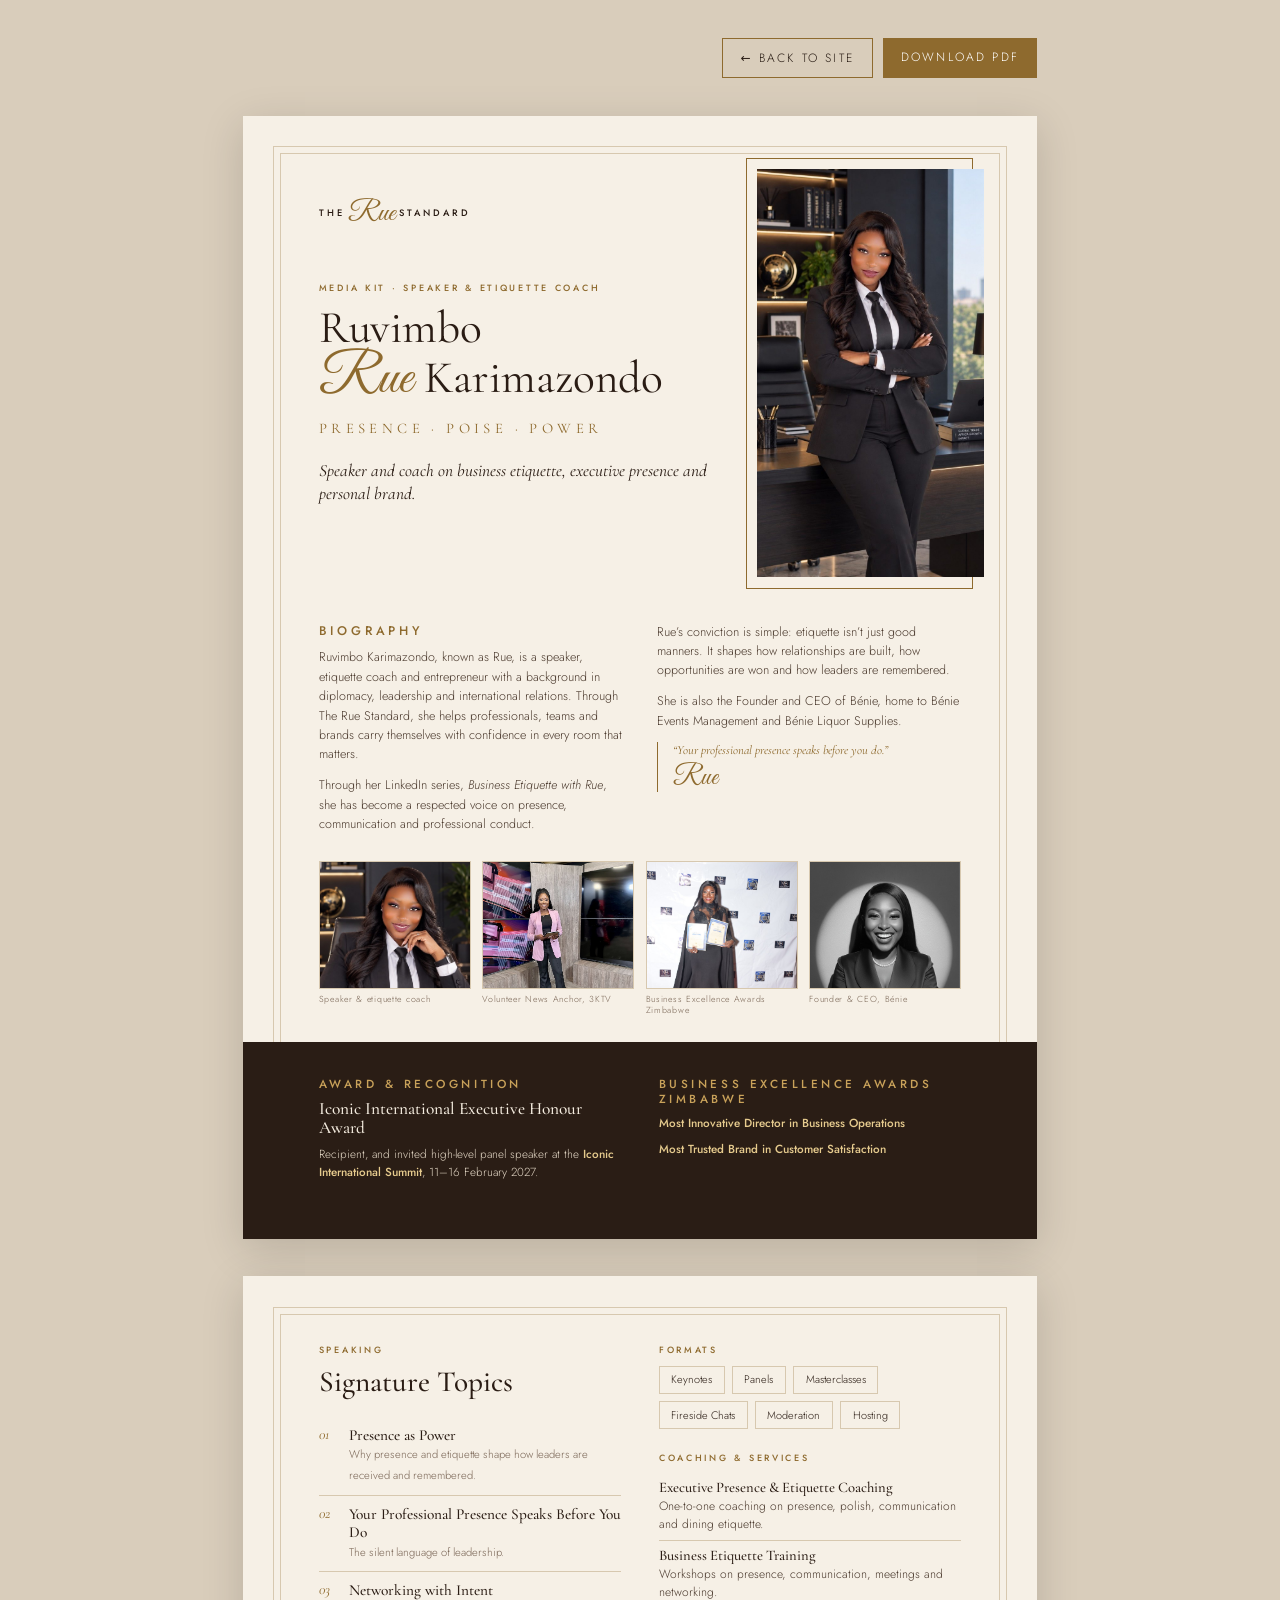
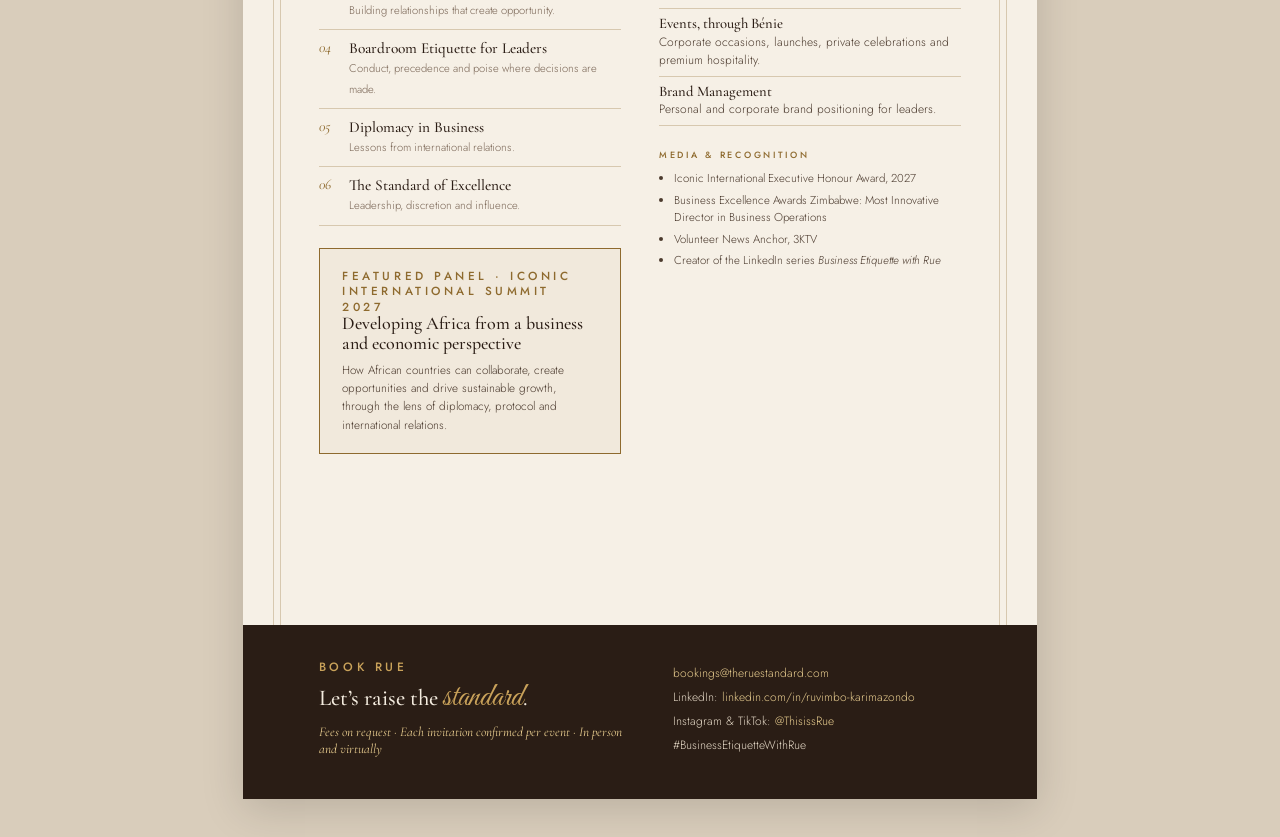
<file: media-kit.html>
<!doctype html>
<html lang="en">
<head>
  <meta charset="utf-8">
  <meta name="viewport" content="width=device-width, initial-scale=1">
  <title>Media Kit | The Rue Standard</title>
  <meta name="robots" content="noindex">
  <link rel="icon" href="assets/favicon.svg" type="image/svg+xml">
  <link href="https://fonts.googleapis.com/css2?family=Cormorant+Garamond:ital,wght@0,400;0,500;0,600;1,400;1,500&family=Great+Vibes&family=Jost:wght@300;400;500&display=swap" rel="stylesheet">
  <style>
    :root {
      --bg: #f6f0e6; --bg-2: #efe5d6; --esp: #2a1d15; --text: #2a1c14; --body: #4b3a2e; --muted: #7a6656;
      --gold: #8e6a2e; --gold-d: #c9a25a; --gold-hi: #e6cb8e; --line: rgba(142,106,46,.3);
      --serif: "Cormorant Garamond", Georgia, serif; --script: "Great Vibes", cursive; --sans: "Jost", system-ui, sans-serif;
    }
    @page { size: A4; margin: 0; }
    * { box-sizing: border-box; }
    html { background: #d9cdbb; }
    body { margin: 0; font: 300 10pt/1.55 var(--sans); color: var(--body); -webkit-print-color-adjust: exact; print-color-adjust: exact; }
    .page { width: 210mm; height: 297mm; margin: 10mm auto; background: var(--bg); position: relative; overflow: hidden; box-shadow: 0 10px 40px rgba(0,0,0,.15); }
    .frame { position: absolute; inset: 8mm; border: 0.6pt solid var(--line); pointer-events: none; }
    .frame::after { content: ""; position: absolute; inset: 1.6mm; border: 0.4pt solid var(--line); }
    h1, h2, h3 { font-family: var(--serif); font-weight: 500; color: var(--text); margin: 0; line-height: 1.1; }
    .eyebrow { font: 500 6.8pt/1.3 var(--sans); letter-spacing: .3em; text-transform: uppercase; color: var(--gold); margin: 0 0 2.5mm; }
    p { margin: 0 0 3mm; }
    .gold { color: var(--gold); }

    /* Page 1 */
    .hero { display: grid; grid-template-columns: 1fr 74mm; height: 128mm; }
    .hero__text { padding: 22mm 10mm 0 20mm; }
    .brand { font: 500 7pt/1 var(--sans); letter-spacing: .32em; text-transform: uppercase; color: var(--text); margin-bottom: 14mm; }
    .brand b { font: 22pt/1 var(--script); color: var(--gold); letter-spacing: 0; text-transform: none; font-weight: 400; vertical-align: -3pt; margin: 0 1mm; }
    h1 { font-size: 34pt; font-weight: 400; }
    h1 em { font: normal 1.25em/0.8 var(--script); color: var(--gold); }
    .tag { font: 400 11pt/1 var(--serif); letter-spacing: .3em; text-transform: uppercase; color: var(--gold); margin: 5mm 0 6mm; }
    .role { font: italic 13pt/1.35 var(--serif); color: var(--text); }
    .hero__photo { position: relative; margin: 14mm 14mm 0 0; }
    .hero__photo::before { content: ""; position: absolute; inset: -3mm 3mm 3mm -3mm; border: 0.6pt solid var(--gold); }
    .hero__photo img { position: relative; width: 100%; height: 108mm; object-fit: cover; object-position: top; display: block; }
    .bio { display: grid; grid-template-columns: 1fr 1fr; gap: 9mm; padding: 6mm 20mm 0; }
    .bio p { font-size: 9.4pt; }
    .quote { font: italic 14pt/1.35 var(--serif); color: var(--gold); border-left: 0.8pt solid var(--gold); padding-left: 4mm; margin: 2mm 0 0; }
    .quote span { display: block; font: 20pt/1 var(--script); margin-top: 1.5mm; }
    .strip { display: grid; grid-template-columns: repeat(4, 1fr); gap: 3mm; padding: 4mm 20mm 0; }
    .strip figure { margin: 0; }
    .strip img { width: 100%; height: 34mm; object-fit: cover; display: block; border: 0.5pt solid var(--line); }
    .strip figcaption { font-size: 6.6pt; letter-spacing: .08em; color: var(--muted); margin-top: 1.2mm; line-height: 1.3; }
    .award { position: absolute; left: 0; right: 0; bottom: 0; height: 52mm; background: var(--esp); color: #e2d6c4; padding: 9mm 20mm; display: grid; grid-template-columns: 1fr 1fr; gap: 10mm; }
    .award .eyebrow { color: var(--gold-d); }
    .award h3 { color: #f4ecdf; font-size: 13pt; margin-bottom: 2mm; }
    .award p { font-size: 8.8pt; margin: 0 0 2mm; }
    .award strong { color: var(--gold-hi); font-weight: 500; }

    /* Page 2 */
    .p2 { padding: 18mm 20mm 0; }
    .p2 h2 { font-size: 22pt; margin-bottom: 5mm; }
    .cols { display: grid; grid-template-columns: 1fr 1fr; gap: 10mm; }
    ol.topics { list-style: none; padding: 0; margin: 0; counter-reset: t; }
    ol.topics li { counter-increment: t; display: grid; grid-template-columns: 8mm 1fr; padding: 2.4mm 0; border-bottom: 0.4pt solid var(--line); }
    ol.topics li::before { content: counter(t, decimal-leading-zero); font: italic 11pt/1.2 var(--serif); color: var(--gold); }
    ol.topics strong { display: block; font: 500 11.5pt/1.2 var(--serif); color: var(--text); }
    ol.topics span { font-size: 8.4pt; color: var(--muted); }
    .chips { display: flex; flex-wrap: wrap; gap: 2mm; margin: 0 0 6mm; padding: 0; list-style: none; }
    .chips li { border: 0.5pt solid var(--line); padding: 1.2mm 3mm; font-size: 8.2pt; color: var(--text); }
    .svc { list-style: none; padding: 0; margin: 0 0 6mm; }
    .svc li { padding: 1.6mm 0; border-bottom: 0.4pt solid var(--line); font-size: 9pt; }
    .svc strong { font: 500 11pt/1.2 var(--serif); color: var(--text); display: block; }
    .featured { border: 0.6pt solid var(--gold); padding: 5mm 6mm; margin: 6mm 0; background: rgba(142,106,46,.05); }
    .featured h3 { font-size: 13.5pt; margin-bottom: 2mm; }
    .featured p { font-size: 8.8pt; margin: 0; }
    .rooms { font-size: 8.6pt; color: var(--body); margin: 0; padding-left: 4mm; }
    .rooms li { margin-bottom: 1mm; }
    .contact { position: absolute; left: 0; right: 0; bottom: 0; height: 46mm; background: var(--esp); color: #e2d6c4; padding: 9mm 20mm; display: grid; grid-template-columns: 1.1fr 1fr; gap: 10mm; align-items: center; }
    .contact .eyebrow { color: var(--gold-d); }
    .contact h3 { font-size: 17pt; color: #f4ecdf; }
    .contact h3 em { font-family: var(--script); font-style: normal; color: var(--gold-d); font-size: 1.4em; }
    .contact p { margin: 0 0 1.4mm; font-size: 9pt; }
    .contact a { color: var(--gold-hi); text-decoration: none; }
    .contact .fees { font: italic 10pt/1.3 var(--serif); color: var(--gold-hi); margin-top: 2mm; }

    .bar { max-width: 210mm; margin: 10mm auto 0; display: flex; gap: 10px; justify-content: flex-end; font-family: var(--sans); }
    .bar a { padding: 10px 18px; background: var(--gold); color: #fff; text-decoration: none; font-size: 12px; letter-spacing: .18em; text-transform: uppercase; }
    .bar a.ghost { background: transparent; color: var(--esp); border: 1px solid var(--gold); }
    @media screen and (max-width: 820px) {
      .page { transform-origin: top left; }
    }
    @media print { html { background: none; } .page { margin: 0; box-shadow: none; break-after: page; } .page:last-of-type { break-after: auto; } .bar { display: none !important; } }
  </style>
</head>
<body>
  <div class="bar"><a class="ghost" href="index.html">← Back to site</a><a href="assets/the-rue-standard-media-kit.pdf" download>Download PDF</a></div>

  <section class="page">
    <div class="frame"></div>
    <div class="hero">
      <div class="hero__text">
        <p class="brand">The<b>Rue</b>Standard</p>
        <p class="eyebrow">Media Kit · Speaker &amp; Etiquette Coach</p>
        <h1>Ruvimbo<br><em>Rue</em> Karimazondo</h1>
        <p class="tag">Presence · Poise · Power</p>
        <p class="role">Speaker and coach on business etiquette, executive presence and personal brand.</p>
      </div>
      <div class="hero__photo"><img src="assets/rue-standing.jpg" alt="Ruvimbo Karimazondo"></div>
    </div>

    <div class="bio">
      <div>
        <p class="eyebrow">Biography</p>
        <p>Ruvimbo Karimazondo, known as Rue, is a speaker, etiquette coach and entrepreneur with a background in diplomacy, leadership and international relations. Through The Rue Standard, she helps professionals, teams and brands carry themselves with confidence in every room that matters.</p>
        <p>Through her LinkedIn series, <em>Business Etiquette with Rue</em>, she has become a respected voice on presence, communication and professional conduct.</p>
      </div>
      <div>
        <p>Rue’s conviction is simple: etiquette isn’t just good manners. It shapes how relationships are built, how opportunities are won and how leaders are remembered.</p>
        <p>She is also the Founder and CEO of Bénie, home to Bénie Events Management and Bénie Liquor Supplies.</p>
        <p class="quote">“Your professional presence speaks before you do.”<span>Rue</span></p>
      </div>
    </div>

    <div class="strip">
      <figure><img src="assets/rue-seated.jpg" alt="" style="object-position:50% 20%"><figcaption>Speaker &amp; etiquette coach</figcaption></figure>
      <figure><img src="assets/gallery/tv-studio.jpg" alt="" style="object-position:50% 20%"><figcaption>Volunteer News Anchor, 3KTV</figcaption></figure>
      <figure><img src="assets/gallery/business-excellence-awards.jpg" alt="" style="object-position:50% 25%"><figcaption>Business Excellence Awards Zimbabwe</figcaption></figure>
      <figure><img src="assets/rue-laughing.jpg" alt="" style="object-position:50% 25%"><figcaption>Founder &amp; CEO, Bénie</figcaption></figure>
    </div>

    <div class="award">
      <div>
        <p class="eyebrow">Award &amp; Recognition</p>
        <h3>Iconic International Executive Honour Award</h3>
        <p>Recipient, and invited high-level panel speaker at the <strong>Iconic International Summit</strong>, 11–16 February 2027.</p>
      </div>
      <div>
        <p class="eyebrow">Business Excellence Awards Zimbabwe</p>
        <p><strong>Most Innovative Director in Business Operations</strong></p>
        <p><strong>Most Trusted Brand in Customer Satisfaction</strong></p>
      </div>
    </div>
  </section>

  <section class="page">
    <div class="frame"></div>
    <div class="p2">
      <div class="cols">
        <div>
          <p class="eyebrow">Speaking</p>
          <h2>Signature Topics</h2>
          <ol class="topics">
            <li><div><strong>Presence as Power</strong><span>Why presence and etiquette shape how leaders are received and remembered.</span></div></li>
            <li><div><strong>Your Professional Presence Speaks Before You Do</strong><span>The silent language of leadership.</span></div></li>
            <li><div><strong>Networking with Intent</strong><span>Building relationships that create opportunity.</span></div></li>
            <li><div><strong>Boardroom Etiquette for Leaders</strong><span>Conduct, precedence and poise where decisions are made.</span></div></li>
            <li><div><strong>Diplomacy in Business</strong><span>Lessons from international relations.</span></div></li>
            <li><div><strong>The Standard of Excellence</strong><span>Leadership, discretion and influence.</span></div></li>
          </ol>
          <div class="featured">
            <p class="eyebrow">Featured Panel · Iconic International Summit 2027</p>
            <h3>Developing Africa from a business and economic perspective</h3>
            <p>How African countries can collaborate, create opportunities and drive sustainable growth, through the lens of diplomacy, protocol and international relations.</p>
          </div>
        </div>
        <div>
          <p class="eyebrow">Formats</p>
          <ul class="chips"><li>Keynotes</li><li>Panels</li><li>Masterclasses</li><li>Fireside Chats</li><li>Moderation</li><li>Hosting</li></ul>
          <p class="eyebrow">Coaching &amp; Services</p>
          <ul class="svc">
            <li><strong>Executive Presence &amp; Etiquette Coaching</strong>One-to-one coaching on presence, polish, communication and dining etiquette.</li>
            <li><strong>Business Etiquette Training</strong>Workshops on presence, communication, meetings and networking.</li>
            <li><strong>Events, through Bénie</strong>Corporate occasions, launches, private celebrations and premium hospitality.</li>
            <li><strong>Brand Management</strong>Personal and corporate brand positioning for leaders.</li>
          </ul>
          <p class="eyebrow">Media &amp; Recognition</p>
          <ul class="rooms">
            <li>Iconic International Executive Honour Award, 2027</li>
            <li>Business Excellence Awards Zimbabwe: Most Innovative Director in Business Operations</li>
            <li>Volunteer News Anchor, 3KTV</li>
            <li>Creator of the LinkedIn series <em>Business Etiquette with Rue</em></li>
          </ul>
        </div>
      </div>
    </div>

    <div class="contact">
      <div>
        <p class="eyebrow">Book Rue</p>
        <h3>Let’s raise the <em>standard</em>.</h3>
        <p class="fees">Fees on request · Each invitation confirmed per event · In person and virtually</p>
      </div>
      <div>
        <p><a href="mailto:bookings@theruestandard.com">bookings@theruestandard.com</a></p>
        <p>LinkedIn: <a href="https://www.linkedin.com/in/ruvimbo-karimazondo">linkedin.com/in/ruvimbo-karimazondo</a></p>
        <p>Instagram &amp; TikTok: <a href="https://www.instagram.com/thisissrue">@ThisissRue</a></p>
        <p>#BusinessEtiquetteWithRue</p>
      </div>
    </div>
  </section>
</body>
</html>
</file>
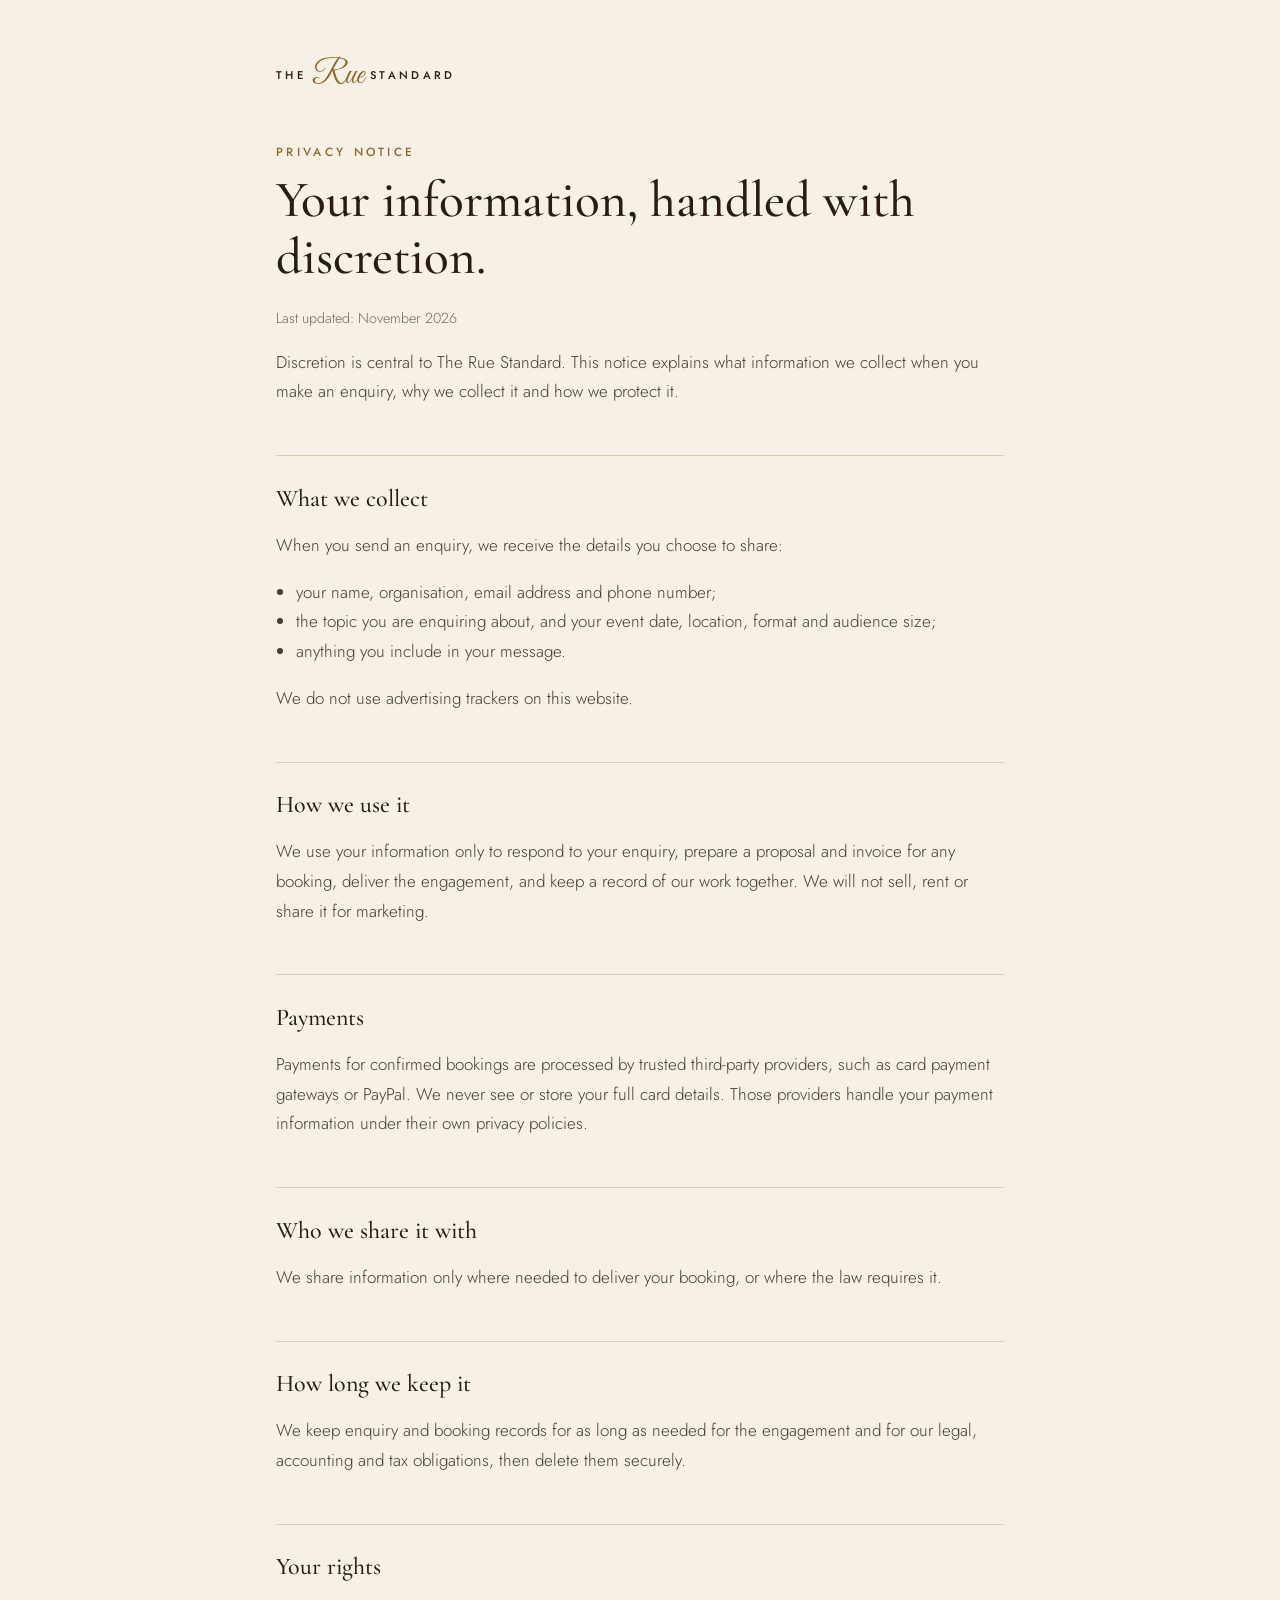
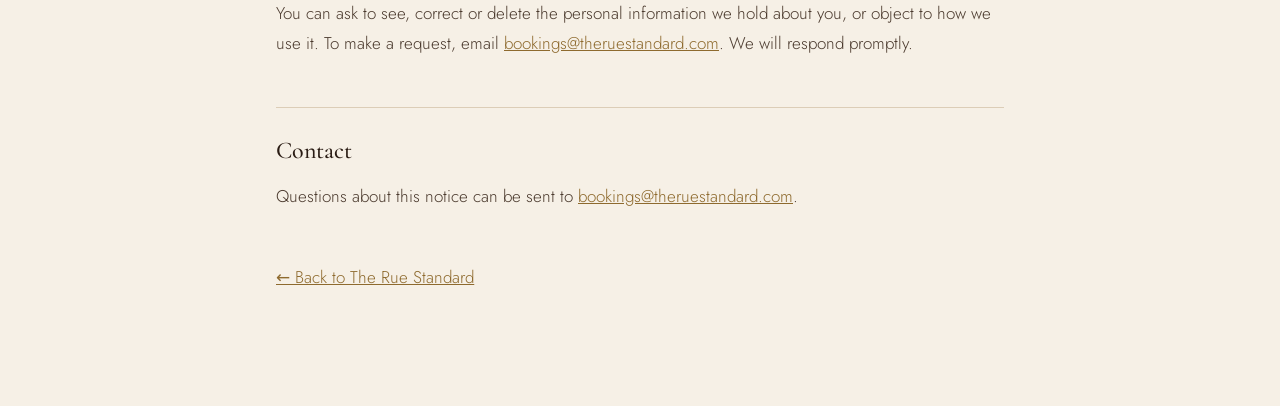
<file: privacy.html>
<!doctype html>
<html lang="en">
<head>
  <meta charset="utf-8">
  <meta name="viewport" content="width=device-width, initial-scale=1">
  <title>Privacy Notice | The Rue Standard</title>
  <meta name="description" content="How The Rue Standard collects, uses and protects the information you share when you make an enquiry.">
  <meta name="theme-color" content="#f6f0e6">
  <link rel="icon" href="assets/favicon.svg" type="image/svg+xml">
  <link href="https://fonts.googleapis.com/css2?family=Cormorant+Garamond:ital,wght@0,400;0,500;1,400&family=Great+Vibes&family=Jost:wght@300;400;500&display=swap" rel="stylesheet">
  <style>
    :root { --bg: #f6f0e6; --text: #2a1c14; --body: #4b3a2e; --muted: #7a6656; --gold: #8e6a2e; --line: rgba(142,106,46,.26); }
    * { box-sizing: border-box; }
    body { margin: 0; background: var(--bg); color: var(--body); font: 300 17px/1.75 "Jost", system-ui, sans-serif; }
    main { max-width: 760px; margin: 0 auto; padding: 56px 16px 96px; }
    a { color: var(--gold); }
    .brand { display: inline-flex; align-items: baseline; gap: .35em; text-decoration: none; margin-bottom: 56px; }
    .brand span { font: 500 .7rem/1 "Jost", sans-serif; letter-spacing: .3em; text-transform: uppercase; color: var(--text); }
    .brand b { font: 400 2rem/1 "Great Vibes", cursive; color: var(--gold); transform: translateY(4px); }
    .eyebrow { font: 500 .74rem/1.4 "Jost", sans-serif; letter-spacing: .28em; text-transform: uppercase; color: var(--gold); margin: 0 0 1em; }
    h1 { font: 500 clamp(2.2rem, 6vw, 3.2rem)/1.1 "Cormorant Garamond", Georgia, serif; color: var(--text); margin: 0 0 .4em; }
    h2 { font: 500 1.5rem/1.2 "Cormorant Garamond", Georgia, serif; color: var(--text); margin: 2em 0 .5em; padding-top: 1.2em; border-top: 1px solid var(--line); }
    .updated { color: var(--muted); font-size: .9rem; }
    ul { padding-left: 1.2em; }
  </style>
</head>
<body>
  <main>
    <a class="brand" href="index.html"><span>The</span><b>Rue</b><span>Standard</span></a>
    <p class="eyebrow">Privacy Notice</p>
    <h1>Your information, handled with discretion.</h1>
    <p class="updated">Last updated: November 2026</p>

    <p>Discretion is central to The Rue Standard. This notice explains what information we collect when you make an enquiry, why we collect it and how we protect it.</p>

    <h2>What we collect</h2>
    <p>When you send an enquiry, we receive the details you choose to share:</p>
    <ul>
      <li>your name, organisation, email address and phone number;</li>
      <li>the topic you are enquiring about, and your event date, location, format and audience size;</li>
      <li>anything you include in your message.</li>
    </ul>
    <p>We do not use advertising trackers on this website.</p>

    <h2>How we use it</h2>
    <p>We use your information only to respond to your enquiry, prepare a proposal and invoice for any booking, deliver the engagement, and keep a record of our work together. We will not sell, rent or share it for marketing.</p>

    <h2>Payments</h2>
    <p>Payments for confirmed bookings are processed by trusted third-party providers, such as card payment gateways or PayPal. We never see or store your full card details. Those providers handle your payment information under their own privacy policies.</p>

    <h2>Who we share it with</h2>
    <p>We share information only where needed to deliver your booking, or where the law requires it.</p>

    <h2>How long we keep it</h2>
    <p>We keep enquiry and booking records for as long as needed for the engagement and for our legal, accounting and tax obligations, then delete them securely.</p>

    <h2>Your rights</h2>
    <p>You can ask to see, correct or delete the personal information we hold about you, or object to how we use it. To make a request, email <a href="mailto:bookings@theruestandard.com">bookings@theruestandard.com</a>. We will respond promptly.</p>

    <h2>Contact</h2>
    <p>Questions about this notice can be sent to <a href="mailto:bookings@theruestandard.com">bookings@theruestandard.com</a>.</p>

    <p style="margin-top:3em"><a href="index.html">← Back to The Rue Standard</a></p>
  </main>
</body>
</html>
</file>
